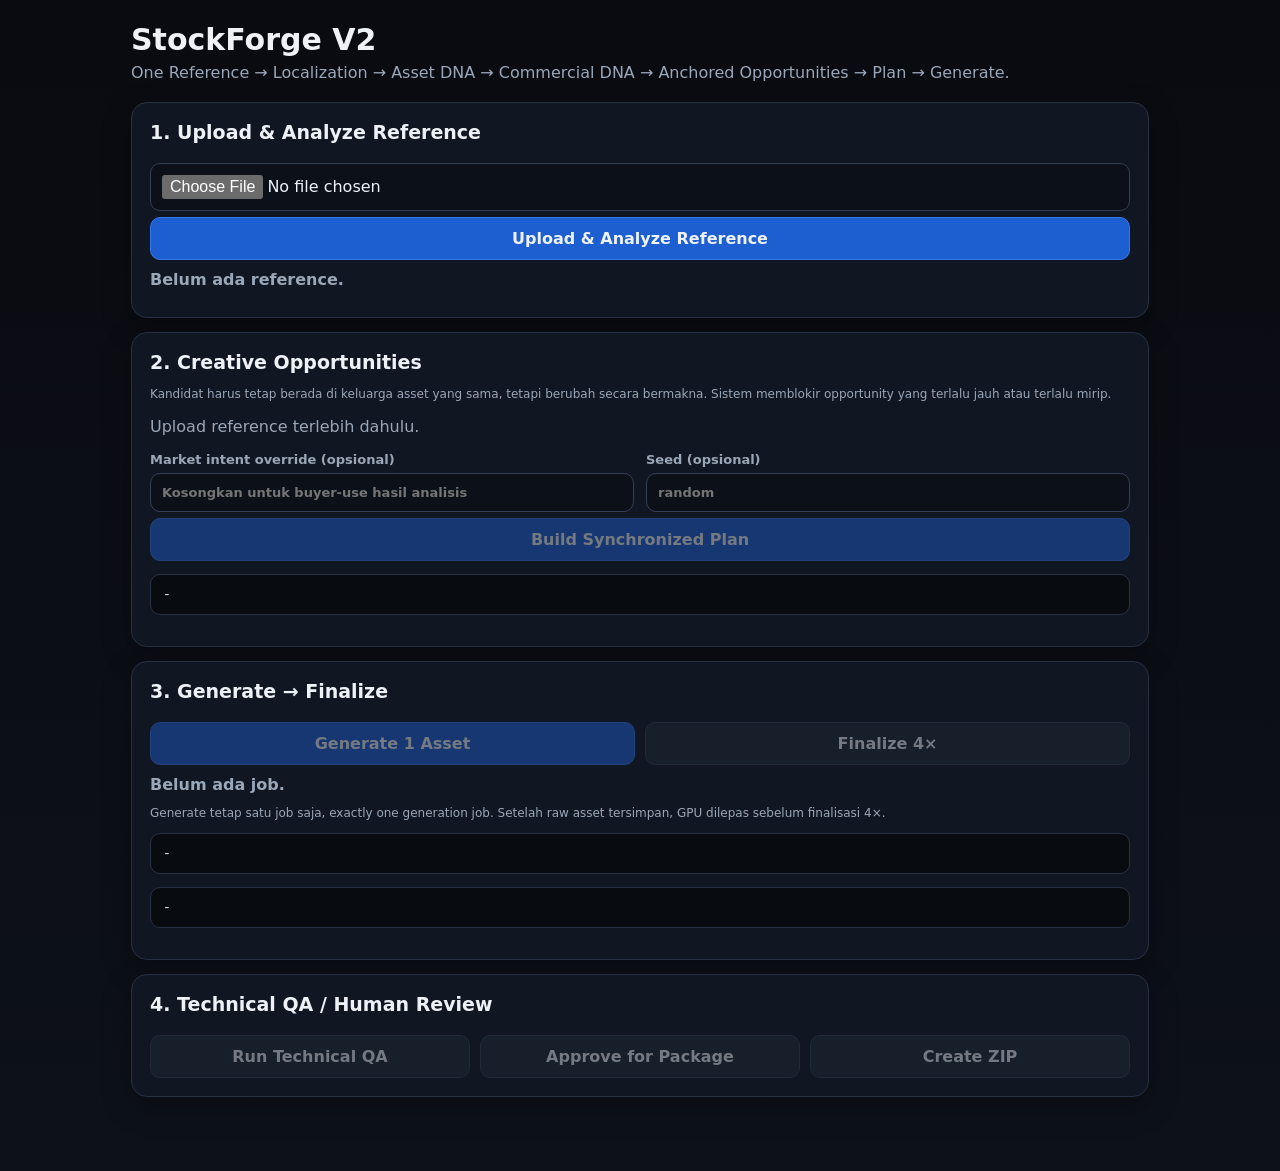
<file: frontend/index.html>
<!doctype html>
<!-- Tidak ada batch generation: one selected opportunity creates exactly one durable job. -->
<html lang="id"><head><meta charset="utf-8"><meta name="viewport" content="width=device-width,initial-scale=1,viewport-fit=cover"><meta name="theme-color" content="#090b10"><title>StockForge V2</title><style>:root{color-scheme:dark;--bg:#090b10;--card:#111722;--line:#263143;--text:#eef2f7;--muted:#9aa7b8;--accent:#6ea8fe;--ok:#55d187;--bad:#ff7272}*{box-sizing:border-box}body{margin:0;background:linear-gradient(180deg,#090b10,#0d1119);color:var(--text);font-family:system-ui,-apple-system,BlinkMacSystemFont,"Segoe UI",sans-serif}.wrap{max-width:1050px;margin:auto;padding:22px 16px 60px}h1{font-size:30px;margin:0 0 6px}h2{font-size:19px;margin:0 0 14px}.sub{color:var(--muted);margin:0 0 20px}.card{background:var(--card);border:1px solid var(--line);border-radius:16px;padding:18px;margin:14px 0;box-shadow:0 10px 30px #0004}.grid{display:grid;grid-template-columns:repeat(auto-fit,minmax(220px,1fr));gap:12px}label{display:block;color:var(--muted);font-size:13px;font-weight:650}input,button{width:100%;margin-top:6px;border-radius:10px;border:1px solid #344154;background:#0c1119;color:var(--text);padding:11px;font:inherit}button{background:#1d5fd1;border-color:#3676e5;font-weight:750;cursor:pointer}button.secondary{background:#202938;border-color:#344154}button:disabled{opacity:.45;cursor:not-allowed}.row{display:flex;gap:10px;flex-wrap:wrap}.row>*{flex:1 1 180px}.status{font-weight:750;margin:10px 0}.muted{color:var(--muted)}.bad{color:var(--bad)}pre{white-space:pre-wrap;word-break:break-word;background:#080b10;border:1px solid var(--line);padding:12px;border-radius:10px;max-height:380px;overflow:auto}.preview img{display:block;max-width:100%;max-height:520px;margin-top:12px;border-radius:12px;border:1px solid var(--line)}.small{font-size:12px;color:var(--muted)}.candidate{border:1px solid var(--line);border-radius:12px;padding:14px;margin-top:10px;background:#0c1119}.candidate.selected{outline:2px solid var(--accent)}.candidate h3{margin:0 0 8px;font-size:16px}.candidate p{margin:6px 0}.asset-frame{position:relative;display:inline-block;max-width:100%;margin-top:12px}.asset-frame img{display:block;max-width:100%;max-height:520px;border-radius:12px;border:1px solid var(--line)}.asset-box{position:absolute;border:3px solid var(--accent);box-shadow:0 0 0 9999px #0005;pointer-events:none}</style></head><body><main class="wrap"><h1>StockForge V2</h1><p class="sub">One Reference → Localization → Asset DNA → Commercial DNA → Anchored Opportunities → Plan → Generate.</p><section class="card"><h2>1. Upload &amp; Analyze Reference</h2><input id="file" type="file" accept="image/jpeg,image/png,image/webp,.jpg,.jpeg,.png,.webp"><div class="row"><button id="upload" onclick="uploadAndAnalyze()">Upload &amp; Analyze Reference</button></div><p id="referenceStatus" class="status muted">Belum ada reference.</p><div id="referencePreview"></div><div id="referenceReport"></div></section><section class="card"><h2>2. Creative Opportunities</h2><p class="small">Kandidat harus tetap berada di keluarga asset yang sama, tetapi berubah secara bermakna. Sistem memblokir opportunity yang terlalu jauh atau terlalu mirip.</p><div id="candidates"><p class="muted">Upload reference terlebih dahulu.</p></div><div class="grid" style="margin-top:12px"><label>Market intent override (opsional)<input id="market_intent" placeholder="Kosongkan untuk buyer-use hasil analisis"></label><label>Seed (opsional)<input id="seed" type="number" min="0" placeholder="random"></label></div><button id="plan" onclick="createPlan()" disabled>Build Synchronized Plan</button><pre id="planResult">-</pre></section><section class="card"><h2>3. Generate → Finalize</h2><div class="row"><button id="generate" onclick="queueGeneration()" disabled>Generate 1 Asset</button><button id="upscale" class="secondary" onclick="queueUpscale()" disabled>Finalize 4×</button></div><p id="jobStatus" class="status muted">Belum ada job.</p><p class="small">Generate tetap satu job saja, exactly one generation job. Setelah raw asset tersimpan, GPU dilepas sebelum finalisasi 4×.</p><pre id="workflowResult">-</pre><pre id="jobResult">-</pre><div id="assetPreview"></div></section><section class="card"><h2>4. Technical QA / Human Review</h2><div class="row"><button id="qa" class="secondary" onclick="runQA()" disabled>Run Technical QA</button><button id="approve" class="secondary" onclick="approveJob()" disabled>Approve for Package</button><button id="release" class="secondary" onclick="releaseJob()" disabled>Create ZIP</button></div></section></main><script>let referenceId=null,workflowId=null,jobId=null,selectedIndex=null,workflowTimer=null,jobTimer=null;const $=id=>document.getElementById(id);const show=(id,v)=>$(id).textContent=typeof v==='string'?v:JSON.stringify(v,null,2);async function api(url,options={}){const r=await fetch(url,options);let body;try{body=await r.json()}catch(_){body={detail:await r.text()}}if(!r.ok)throw Error(body.detail||('HTTP '+r.status));return body}function esc(v){return String(v??'').replace(/[&<>\\"']/g,c=>({'&':'&amp;','<':'&lt;','>':'&gt;','\\':'&#92;','"':'&quot;',"'":'&#39;'}[c]||c))}function preview(src,b){if(!b)return'<div class="preview"><img src="'+esc(src)+'" alt="reference"></div>';const x=(b.x*100).toFixed(2),y=(b.y*100).toFixed(2),w=(b.width*100).toFixed(2),h=(b.height*100).toFixed(2);return'<div class="asset-frame"><img src="'+esc(src)+'" alt="reference"><div class="asset-box" style="left:'+x+'%;top:'+y+'%;width:'+w+'%;height:'+h+'%"></div></div><p class="small">Primary asset bbox: x='+x+'%, y='+y+'%, w='+w+'%, h='+h+'%</p>'}function renderReport(p){const d=p.asset_dna||{},l=p.asset_localization||{},g=p.generation_reference||{},c=l.candidates||[];$('referenceReport').innerHTML='<div class="candidate"><h3>Reference &amp; Asset Location</h3><p><b>Type:</b> '+esc(l.reference_type||'UNKNOWN')+'</p><p><b>Primary asset:</b> '+esc(l.primary_asset?.label)+'</p><p><b>Confidence:</b> '+Math.round((l.primary_asset?.confidence||0)*100)+'%</p></div><div class="candidate"><h3>Asset DNA</h3><p><b>Type:</b> '+esc(d.asset_type)+'</p><p><b>Subject:</b> '+esc(d.primary_subject)+'</p><p><b>Count:</b> '+esc(d.subject_count)+'</p><p><b>Morphology:</b> '+esc(d.morphology)+'</p><p><b>Structure:</b> '+esc(d.structure)+'</p><p><b>Orientation:</b> '+esc(d.orientation)+'</p><p><b>Style:</b> '+esc(d.visual_style)+'</p><p><b>Colors:</b> '+esc((d.colors||[]).join(', '))+'</p><p><b>Distinctive:</b> '+esc((d.distinctive_features||[]).join(' · '))+'</p></div><div class="candidate"><h3>Generation Reference</h3><p><b>Commercial functions:</b> '+esc((g.commercial_functions||[]).join(', '))+'</p><p><b>Production:</b> PNG · transparent · alpha · no source UI/text/logo/watermark</p><p><b>Redesign dimensions:</b> '+esc((g.creative_reference?.redesign||[]).join(' · '))+'</p></div><div class="candidate"><h3>Asset Candidates</h3>'+c.map((x,i)=>'<p>'+(i+1)+'. '+esc(x.label)+' · '+Math.round((x.confidence||0)*100)+'%</p>').join('')+'</div>'}function renderCandidates(list){if(!Array.isArray(list)||!list.length){$('candidates').innerHTML='<p class="bad">Tidak ada opportunity yang lolos gate.</p>';return}$('candidates').innerHTML=list.map((o,i)=>'<div class="candidate '+(i===selectedIndex?'selected':'')+'"><h3>'+((i+1)+'. '+esc(o.title))+'</h3><p><b>Anchor:</b> '+esc(o.anchor_subject)+'</p><p><b>Subject:</b> '+esc(o.subject)+'</p><p><b>Composition:</b> '+esc(o.composition)+'</p><p><b>Viewpoint:</b> '+esc(o.viewpoint)+'</p><p><b>Context:</b> '+esc(o.context)+'</p><p><b>Use case:</b> '+esc(o.use_case)+'</p><p><b>Relevance:</b> '+Math.round((o.relevance_score||0)*100)+'% · <b>Commercial:</b> '+Math.round((o.commercial_score||0)*100)+'%</p><p><b>Mutation:</b> '+esc(Object.values(o.mutation_recipe||{}).join(' · '))+'</p><p><b>Why fit:</b> '+esc(o.why_fit)+'</p><button onclick="selectOpportunity('+i+')">'+(i===selectedIndex?'Selected':'Select this opportunity')+'</button></div>').join('')}function selectOpportunity(i){selectedIndex=i;renderCandidates(window.sfCandidates);$('plan').disabled=false}async function uploadAndAnalyze(){const f=$('file').files[0];if(!f){show('referenceStatus','Pilih gambar dulu.');return}$('upload').disabled=true;show('referenceStatus','Analyzing localization → asset DNA → commercial opportunities...');try{const fd=new FormData();fd.append('file',f);const r=await api('/api/reference-intelligence',{method:'POST',body:fd});referenceId=r.reference_id;workflowId=r.workflow_id;window.sfCandidates=r.profile?.asset_opportunities||[];selectedIndex=null;$('referencePreview').innerHTML=preview(r.file||URL.createObjectURL(f),r.profile?.asset_localization?.primary_asset?.bbox_normalized);renderReport(r.profile);renderCandidates(window.sfCandidates);$('plan').disabled=true;$('generate').disabled=true;$('upscale').disabled=true;$('qa').disabled=true;$('approve').disabled=true;$('release').disabled=true;show('referenceStatus','Analysis complete · '+window.sfCandidates.length+' anchored opportunities passed.');startWorkflowPolling()}catch(e){show('referenceStatus','Error: '+e.message)}finally{$('upload').disabled=false}}async function createPlan(){if(!referenceId||selectedIndex===null){show('planResult','Pilih opportunity terlebih dahulu.');return}$('plan').disabled=true;try{const body={opportunity_index:selectedIndex};const intent=$('market_intent').value.trim();if(intent)body.market_intent=intent;const seed=$('seed').value;if(seed)body.seed=Number(seed);const r=await api('/api/references/'+referenceId+'/plan',{method:'POST',headers:{'content-type':'application/json'},body:JSON.stringify(body)});show('planResult',r);$('generate').disabled=false}catch(e){show('planResult','Plan blocked: '+e.message)}finally{$('plan').disabled=false}}async function queueGeneration(){$('generate').disabled=true;try{const r=await api('/api/references/'+referenceId+'/generate',{method:'POST'});jobId=r.job_id;workflowId=r.workflow_id;show('jobStatus','Queued: '+jobId+' · exactly one generation job');startJobPolling();startWorkflowPolling()}catch(e){show('jobStatus','Generation error: '+e.message);$('generate').disabled=false}}async function queueUpscale(){if(!jobId)return;$('upscale').disabled=true;try{const r=await api('/api/jobs/'+jobId+'/upscale',{method:'POST'});workflowId=r.workflow_id;show('jobStatus','4× finalization queued: '+jobId);startJobPolling();startWorkflowPolling()}catch(e){show('jobStatus','Finalization error: '+e.message);$('upscale').disabled=false}}function startWorkflowPolling(){if(workflowTimer)clearInterval(workflowTimer);workflowTimer=setInterval(pollWorkflow,3000);pollWorkflow()}async function pollWorkflow(){if(!workflowId)return;try{const r=await api('/api/workflows/'+workflowId);show('workflowResult',r);if(['ready','blocked','failed','cancelled'].includes(r.status)){clearInterval(workflowTimer);workflowTimer=null}}catch(e){show('workflowResult','Monitor error: '+e.message)}}function startJobPolling(){if(jobTimer)clearInterval(jobTimer);jobTimer=setInterval(pollJob,3000);pollJob()}async function pollJob(){if(!jobId)return;try{const r=await api('/api/jobs/'+jobId);show('jobResult',r);const final=r.result?.final,raw=r.result?.raw_asset_url;if(final?.final_asset_url)$('assetPreview').innerHTML='<div class="preview"><img src="'+esc(final.final_asset_url)+'" alt="generated asset"><p class="small">Final master</p></div>';else if(raw)$('assetPreview').innerHTML='<div class="preview"><img src="'+esc(raw)+'" alt="raw generated asset"><p class="small">Raw intermediate · 1024×1024 · finalisasi 4× belum dijalankan</p></div>';if(r.status==='ready_upscale'){$('upscale').disabled=false;show('jobStatus','Generation complete · raw asset ready.')}else if(r.status==='succeeded'){$('upscale').disabled=true;clearInterval(jobTimer);jobTimer=null;$('qa').disabled=false;show('jobStatus','Final master complete · REVIEW_REQUIRED')}else if(['failed','cancelled','blocked'].includes(r.status)){clearInterval(jobTimer);jobTimer=null;show('jobStatus','Job '+r.status);if(r.status!=='blocked')$('generate').disabled=false}}catch(e){show('jobResult','Polling error: '+e.message)}}async function runQA(){if(!jobId)return;try{const r=await api('/api/jobs/'+jobId+'/qa',{method:'POST'});show('jobResult',r);if(r.technical_qa?.status&&r.technical_qa.status!=='FAIL')$('approve').disabled=false}catch(e){show('jobResult','QA error: '+e.message)}}async function approveJob(){try{const r=await api('/api/jobs/'+jobId+'/approve',{method:'POST'});show('jobResult',r);$('release').disabled=false}catch(e){show('jobStatus','Approval blocked: '+e.message)}}async function releaseJob(){try{const r=await api('/api/jobs/'+jobId+'/release',{method:'POST'});show('jobResult',r);if(r.download_url)$('release').outerHTML='<a href="'+esc(r.download_url)+'" target="_blank" style="display:block;text-align:center;padding:11px;border-radius:10px;background:#1d5fd1;color:white;text-decoration:none;font-weight:750">Download ZIP</a>'}catch(e){show('jobStatus','Package error: '+e.message)}}
</script></body></html>
</file>
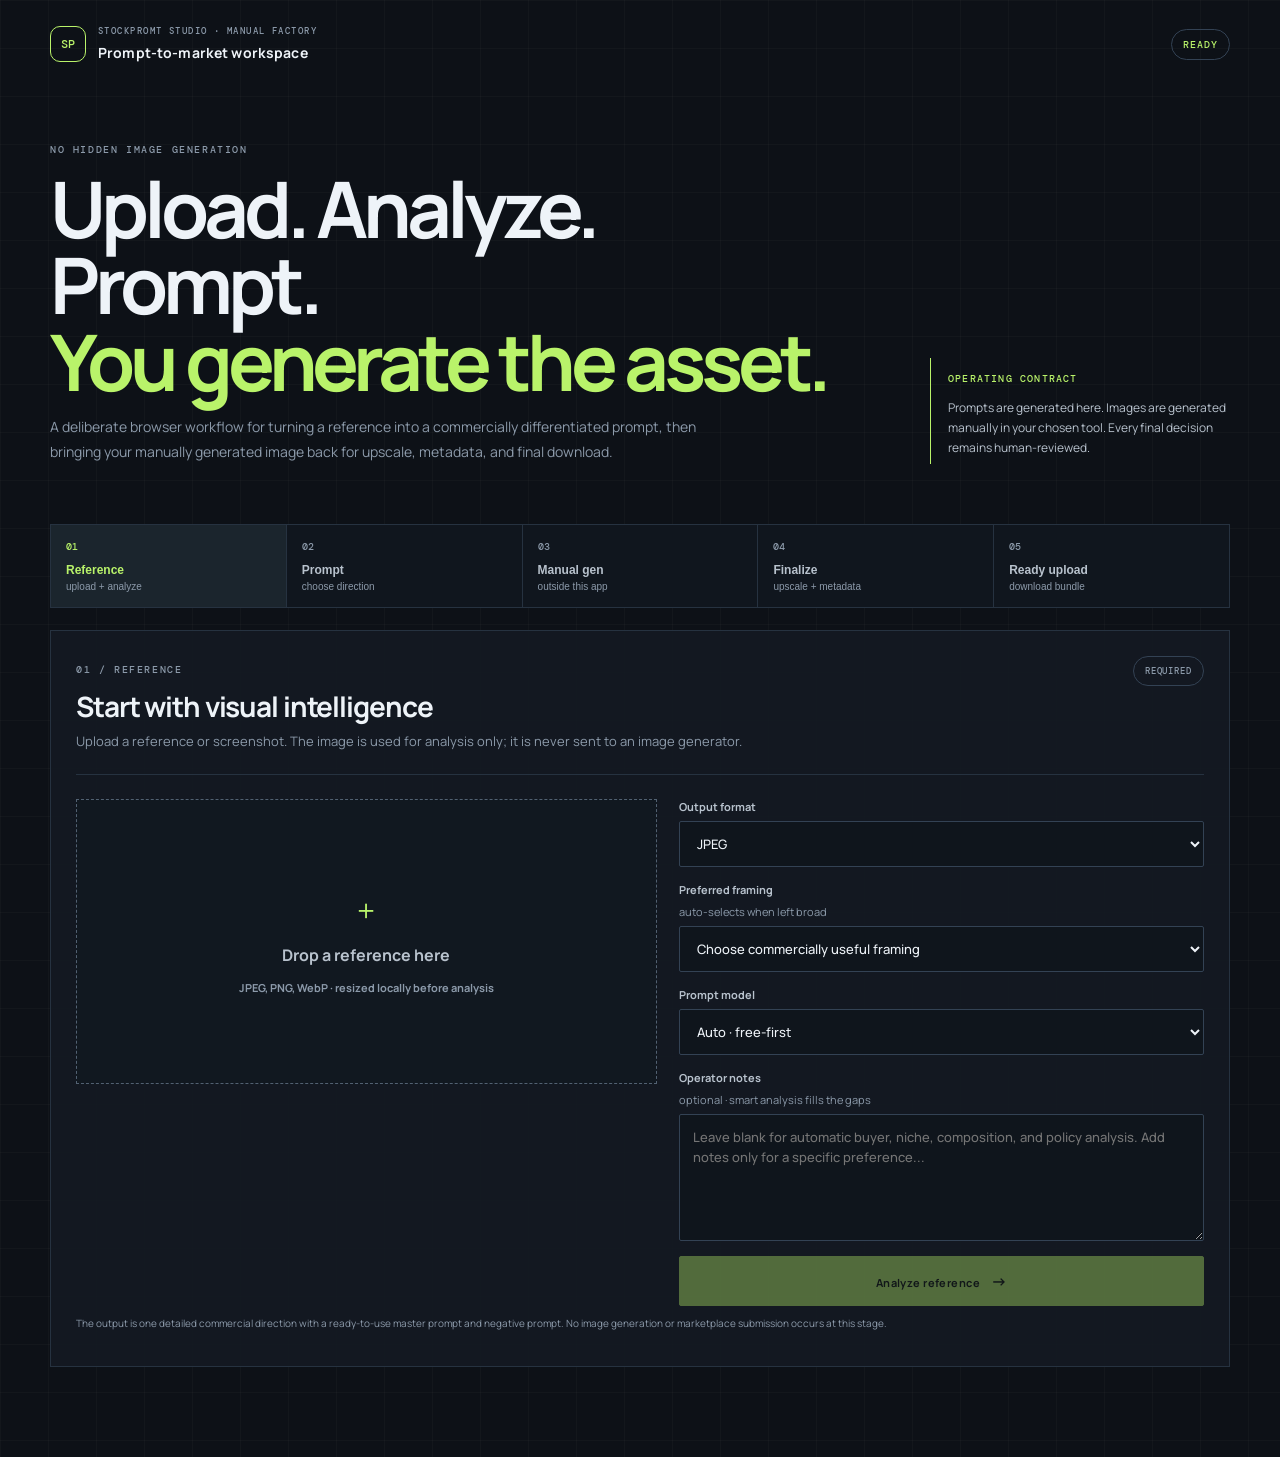
<file: prompt-studio/index.html>
<!doctype html>
<html lang="id">
<head>
  <meta charset="utf-8">
  <meta name="viewport" content="width=device-width,initial-scale=1">
  <meta name="description" content="StockPromt Studio: reference analysis, commercial prompts, manual generation, upscale, metadata, and final download.">
  <title>StockPromt Studio · Manual Asset Factory</title>
  <link rel="stylesheet" href="./styles.css">
</head>
<body>
  <main class="shell">
    <header class="topbar">
      <div class="brand"><span class="brand-mark">SP</span><div><p class="eyebrow">STOCKPROMT STUDIO · MANUAL FACTORY</p><strong>Prompt-to-market workspace</strong></div></div>
      <div id="status" class="status">READY</div>
    </header>

    <section class="intro">
      <div>
        <p class="kicker">NO HIDDEN IMAGE GENERATION</p>
        <h1>Upload. Analyze. Prompt.<br><em>You generate the asset.</em></h1>
        <p class="sub">A deliberate browser workflow for turning a reference into a commercially differentiated prompt, then bringing your manually generated image back for upscale, metadata, and final download.</p>
      </div>
      <div class="contract"><span>OPERATING CONTRACT</span><p>Prompts are generated here. Images are generated manually in your chosen tool. Every final decision remains human-reviewed.</p></div>
    </section>

    <nav class="stepper" aria-label="Workflow stages">
      <button class="step active" data-step="reference"><span>01</span><b>Reference</b><small>upload + analyze</small></button>
      <button class="step" data-step="prompt"><span>02</span><b>Prompt</b><small>choose direction</small></button>
      <button class="step" data-step="manual"><span>03</span><b>Manual gen</b><small>outside this app</small></button>
      <button class="step" data-step="finalize"><span>04</span><b>Finalize</b><small>upscale + metadata</small></button>
      <button class="step" data-step="ready"><span>05</span><b>Ready upload</b><small>download bundle</small></button>
    </nav>

    <section id="referenceStage" class="stage active-stage">
      <div class="stage-head"><div><span class="stage-num">01 / REFERENCE</span><h2>Start with visual intelligence</h2><p>Upload a reference or screenshot. The image is used for analysis only; it is never sent to an image generator.</p></div><span class="stage-state">REQUIRED</span></div>
      <div class="grid-two">
        <div>
          <label id="drop" class="drop"><input id="image" type="file" accept="image/jpeg,image/png,image/webp"><span class="drop-icon">＋</span><span class="drop-title">Drop a reference here</span><span class="drop-help">JPEG, PNG, WebP · resized locally before analysis</span></label>
          <img id="preview" class="preview" alt="Reference preview" hidden>
        </div>
        <div class="form-stack">
          <label>Output format<select id="outputFormat"><option value="JPEG">JPEG</option><option value="PNG">PNG</option></select></label>
          <label>Preferred framing <span class="field-help">auto-selects when left broad</span><select id="aspect"><option>Choose commercially useful framing</option><option>Square 1:1</option><option>Landscape 4:3</option><option>Landscape 3:2</option><option>Wide 16:9</option><option>Portrait 2:3</option></select></label>
          <label>Prompt model<select id="promptProvider"><option value="auto">Auto · free-first</option><option value="workers-ai">Workers AI · free-first</option><option value="gemini">Gemini · optional key</option></select></label>
          <label>Operator notes <span class="field-help">optional · smart analysis fills the gaps</span><textarea id="notes" rows="5" maxlength="2000" placeholder="Leave blank for automatic buyer, niche, composition, and policy analysis. Add notes only for a specific preference..."></textarea></label>
          <button id="run" class="primary" disabled>Analyze reference <span>→</span></button>
        </div>
      </div>
      <p class="fine">The output is one detailed commercial direction with a ready-to-use master prompt and negative prompt. No image generation or marketplace submission occurs at this stage.</p>
    </section>

    <section id="promptStage" class="stage" hidden>
      <div class="stage-head"><div><span class="stage-num">02 / PROMPT</span><h2>Your production-ready prompt</h2><p>One carefully selected direction with a detailed master prompt and a comprehensive negative prompt.</p></div><span id="modelBadge" class="stage-state">FINAL PROMPT</span></div>
      <div id="summary" class="summary-grid"><div><span class="label">REFERENCE INTELLIGENCE</span><p id="referenceSummary">—</p></div><div><span class="label">COMMERCIAL INTENT</span><p id="commercialIntent">—</p></div><div class="wide"><span class="label">POLICY NOTES</span><ul id="policyNotes"></ul></div></div>
      <div id="cards" class="cards"></div>
      <div class="selection-bar"><span id="selectionText">Choose a direction to unlock manual generation.</span><button id="continueManual" class="primary small" disabled>Use selected prompt <span>→</span></button></div>
    </section>

    <section id="manualStage" class="stage" hidden>
      <div class="stage-head"><div><span class="stage-num">03 / MANUAL GENERATION</span><h2>Generate outside StockPromt</h2><p>Copy the selected prompt into your preferred image tool. When the image is ready, upload it here for finalization.</p></div><span class="stage-state manual-state">HUMAN ACTION</span></div>
      <div class="manual-grid">
        <div class="manual-callout"><span class="manual-icon">↗</span><h3>Generation is intentionally manual</h3><p>Use the prompt, negative prompt, aspect ratio, and any seed or model controls in your external generator. StockPromt does not submit or hide a generation request.</p><div class="manual-check"><span>✓</span>Prompt copied or ready to copy</div><div class="manual-check"><span>✓</span>Visual result reviewed by you</div></div>
        <div class="selected-prompt"><div class="box-head"><span>SELECTED MASTER PROMPT</span><button id="copyMaster" class="ghost">COPY</button></div><pre id="selectedMaster">—</pre><div class="box-head secondary-head"><span>NEGATIVE / FAILURE AVOIDANCE</span><button id="copyNegative" class="ghost">COPY</button></div><pre id="selectedNegative">—</pre><div id="selectedMeta" class="meta"></div></div>
      </div>
      <div class="return-panel"><div><span class="stage-num">RETURN WITH YOUR IMAGE</span><h3>Upload the manually generated result</h3><p>JPEG or PNG · maximum 20 MB. This image becomes the source for the optional AI upscale stage.</p></div><label id="generatedDrop" class="upload-button"><input id="generatedImage" type="file" accept="image/jpeg,image/png"><span>＋ Upload generated image</span></label></div>
      <div id="generatedPreviewWrap" class="generated-preview" hidden><img id="generatedPreview" alt="Generated image preview"><div><span class="label">UPLOADED SOURCE</span><p id="generatedInfo"></p><button id="continueFinalize" class="primary small">Continue to finalization <span>→</span></button></div></div>
    </section>

    <section id="finalizeStage" class="stage" hidden>
      <div class="stage-head"><div><span class="stage-num">04 / FINALIZE</span><h2>Upscale, inspect, and prepare metadata</h2><p>Run the configured super-resolution provider, then review the generated metadata before downloading the final asset.</p></div><span id="finalState" class="stage-state">WAITING</span></div>
      <div class="final-grid">
        <div class="final-source"><img id="finalPreview" alt="Final source preview"><div class="source-caption"><span class="label">SOURCE IMAGE</span><p id="finalSourceInfo">—</p></div></div>
        <div class="upscale-panel"><span class="label">AI SUPER-RESOLUTION</span><h3>Make a final master</h3><p>Provider and model identity will be shown. A plain resize must never be labeled as AI upscale.</p><button id="runUpscale" class="primary">Run AI upscale <span>→</span></button><p id="upscaleMessage" class="fine">Ready when you are.</p><div id="upscaleResult" class="upscale-result" hidden><div><span class="label">PROVIDER</span><strong id="provider">—</strong></div><div><span class="label">MODEL</span><strong id="model">—</strong></div><div><span class="label">OPERATION</span><strong id="operation">AI SUPER-RESOLUTION</strong></div><div><span class="label">DIMENSIONS</span><strong id="dimensions">—</strong></div></div></div>
      </div>
      <div class="metadata-panel"><div class="stage-head compact"><div><span class="stage-num">METADATA</span><h3>Adobe-ready information</h3></div><span class="stage-state">EDITABLE</span></div><div class="metadata-form"><label>Title<input id="metaTitle" maxlength="200"></label><label>Category<select id="metaCategory"><option>Objects</option><option>Technology</option><option>Nature</option><option>People</option><option>Lifestyle</option><option>Backgrounds</option><option>Food</option></select></label><label class="wide-field">Description<textarea id="metaDescription" rows="3" maxlength="500"></textarea></label><label class="wide-field">Keywords <span class="field-help">comma separated, review before submission</span><textarea id="metaKeywords" rows="3" maxlength="1000"></textarea></label></div></div>
      <button id="markReady" class="primary ready-button" disabled>Mark ready for upload <span>→</span></button>
    </section>

    <section id="readyStage" class="stage" hidden>
      <div class="ready-hero"><div class="ready-check">✓</div><span class="stage-num">05 / READY UPLOAD</span><h2>Human review checkpoint reached</h2><p>Your final asset, metadata, and provenance are ready for download. Review the image and marketplace policy one last time before submission.</p></div>
      <div class="download-grid"><div class="download-card"><span class="label">FINAL ASSET</span><h3 id="readyAssetName">Final master</h3><p id="readyAssetInfo">—</p><a id="downloadAsset" class="primary download-link" download>Download final asset <span>↓</span></a></div><div class="download-card"><span class="label">METADATA PACKAGE</span><h3>Adobe metadata JSON</h3><p>Title, description, keywords, category, and provenance.</p><button id="downloadMetadata" class="secondary">Download metadata <span>↓</span></button></div></div>
      <div class="review-list"><span class="label">FINAL REVIEW CHECKLIST</span><div class="review-row"><span>Technical image file and dimensions inspected</span><b>REVIEW</b></div><div class="review-row"><span>No logos, watermarks, UI, or unintended text</span><b>REVIEW</b></div><div class="review-row"><span>Similarity and IP concerns considered</span><b>REVIEW</b></div><div class="review-row"><span>Metadata is accurate and human-approved</span><b>REVIEW</b></div></div>
      <button id="startOver" class="text-button">Start another asset</button>
    </section>
  </main>
  <script type="module" src="./app.js"></script>
</body>
</html>
</file>
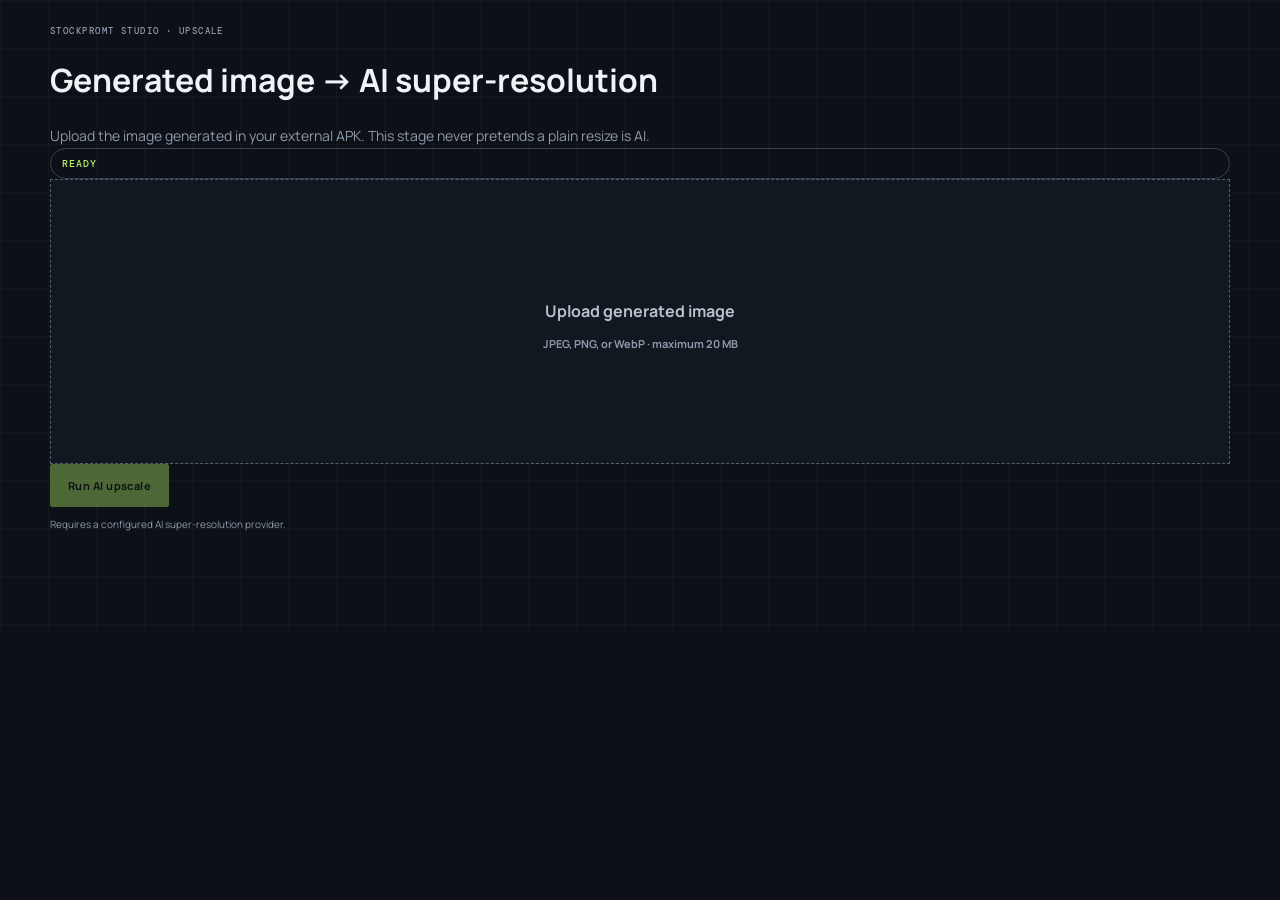
<file: prompt-studio/upscale.html>
<!doctype html><html lang="en"><head><meta charset="utf-8"><meta name="viewport" content="width=device-width,initial-scale=1"><meta name="description" content="StockPromt Studio AI super-resolution stage"><title>StockPromt Studio · Upscale</title><link rel="stylesheet" href="./styles.css"></head><body><main class="shell"><header class="hero"><div><p class="eyebrow">STOCKPROMT STUDIO · UPSCALE</p><h1>Generated image → AI super-resolution</h1><p class="sub">Upload the image generated in your external APK. This stage never pretends a plain resize is AI.</p></div><div id="status" class="status">READY</div></header><section class="panel"><label id="drop" class="drop"><input id="image" type="file" accept="image/jpeg,image/png,image/webp"><span class="drop-title">Upload generated image</span><span class="drop-help">JPEG, PNG, or WebP · maximum 20 MB</span></label><img id="preview" class="preview" alt="Generated image preview" hidden><button id="run" class="primary" disabled>Run AI upscale</button><p id="message" class="fine">Requires a configured AI super-resolution provider.</p></section><section id="result" class="panel" hidden><div class="summary"><div><span class="label">PROVIDER</span><p id="provider"></p></div><div><span class="label">MODEL</span><p id="model"></p></div><div><span class="label">SOURCE</span><p id="source"></p></div><div><span class="label">FINAL</span><p id="final"></p></div></div><a id="output" class="primary" target="_blank" rel="noopener">Open upscaled image</a></section></main><script type="module" src="./upscale.js"></script></body></html>
</file>
<file: prompt-studio/styles.css>
@import url('https://fonts.googleapis.com/css2?family=DM+Mono:wght@400;500&family=Manrope:wght@400;500;600;700;800&display=swap');
:root{--bg:#0d1117;--panel:#141a22;--panel2:#10161e;--line:#263240;--line2:#334254;--text:#eef3f8;--muted:#8c9aaa;--soft:#b8c2cd;--accent:#b9f36a;--accent2:#75d6c3;--warn:#ffd27b;--danger:#ff8585}*{box-sizing:border-box}html,body{margin:0;min-height:100%;background:var(--bg);color:var(--text);font-family:Manrope,ui-sans-serif,system-ui,sans-serif}body{background-image:linear-gradient(rgba(255,255,255,.025) 1px,transparent 1px),linear-gradient(90deg,rgba(255,255,255,.025) 1px,transparent 1px);background-size:48px 48px}.shell{width:min(1180px,calc(100% - 32px));margin:auto;padding:25px 0 90px}.topbar{display:flex;justify-content:space-between;align-items:center;margin-bottom:70px}.brand{display:flex;align-items:center;gap:12px}.brand-mark{display:grid;place-items:center;width:36px;height:36px;border:1px solid var(--accent);color:var(--accent);border-radius:10px;font:500 12px 'DM Mono',monospace}.brand strong{font-size:14px;letter-spacing:.01em}.eyebrow,.kicker,.stage-num,.label{font:500 10px 'DM Mono',monospace;letter-spacing:.16em;color:var(--muted)}.eyebrow{margin:0 0 4px;font-size:9px}.status,.stage-state{border:1px solid var(--line2);border-radius:999px;padding:8px 11px;color:var(--accent);font:500 10px 'DM Mono',monospace;letter-spacing:.1em;white-space:nowrap}.status.busy{color:var(--warn);border-color:#665531}.intro{display:grid;grid-template-columns:minmax(0,1fr) 300px;gap:50px;align-items:end;margin-bottom:60px}.intro h1{margin:14px 0 16px;max-width:800px;font-size:clamp(42px,7vw,78px);line-height:.98;letter-spacing:-.065em}.intro h1 em{color:var(--accent);font-style:normal}.sub{max-width:690px;margin:0;color:var(--muted);line-height:1.75;font-size:14px}.contract{border-left:1px solid var(--accent);padding:7px 0 7px 17px}.contract span{font:500 10px 'DM Mono',monospace;color:var(--accent);letter-spacing:.12em}.contract p{color:var(--soft);font-size:12px;line-height:1.65;margin:11px 0 0}.stepper{display:grid;grid-template-columns:repeat(5,1fr);gap:1px;border:1px solid var(--line);background:var(--line);margin-bottom:22px}.step{border:0;background:var(--panel2);color:var(--muted);padding:15px;text-align:left;cursor:pointer;min-height:77px}.step span{display:block;font:500 10px 'DM Mono',monospace;margin-bottom:10px}.step b{display:block;color:var(--soft);font-size:12px}.step small{display:block;margin-top:4px;font-size:10px}.step.active{background:#1b252d}.step.active span,.step.active b{color:var(--accent)}.stage{border:1px solid var(--line);background:rgba(20,26,34,.92);padding:25px;min-height:400px}.stage[hidden]{display:none}.stage-head{display:flex;justify-content:space-between;gap:20px;align-items:flex-start;border-bottom:1px solid var(--line);padding-bottom:22px;margin-bottom:24px}.stage-head h2{font-size:28px;letter-spacing:-.04em;margin:9px 0 6px}.stage-head p{color:var(--muted);font-size:13px;margin:0;line-height:1.6;max-width:720px}.stage-state{color:var(--muted);font-size:9px}.manual-state{color:var(--warn);border-color:#665531}.grid-two{display:grid;grid-template-columns:1.05fr .95fr;gap:22px}.drop{min-height:285px;border:1px dashed #526172;background:#111820;display:flex;flex-direction:column;align-items:center;justify-content:center;text-align:center;padding:25px;cursor:pointer;transition:.2s}.drop:hover,.drop.dragging{border-color:var(--accent);background:#172019}.drop input,.upload-button input{display:none}.drop-icon{font-size:28px;color:var(--accent);font-weight:300}.drop-title{font-weight:700;font-size:16px;margin-top:8px}.drop-help{color:var(--muted);font-size:11px;margin-top:7px}.preview{width:100%;height:285px;object-fit:contain;background:#0a0f14;border:1px solid var(--line);padding:8px}.form-stack{display:flex;flex-direction:column;gap:15px}label{display:flex;flex-direction:column;gap:7px;color:var(--soft);font-size:11px;font-weight:700}select,input,textarea{width:100%;border:1px solid var(--line2);background:#0f151c;color:var(--text);font:500 13px Manrope,sans-serif;padding:12px 13px;border-radius:2px;outline:none}select:focus,input:focus,textarea:focus{border-color:var(--accent)}textarea{resize:vertical;line-height:1.55}.primary,.secondary,.ghost,.text-button{font:700 11px Manrope,sans-serif;letter-spacing:.04em;cursor:pointer}.primary{border:1px solid var(--accent);background:var(--accent);color:#10160d;padding:13px 17px;border-radius:2px}.primary:hover{background:#d2ffa0}.primary:disabled{opacity:.38;cursor:not-allowed}.primary span,.secondary span{font-size:16px;margin-left:8px}.small{padding:10px 13px}.fine{font-size:10px;color:var(--muted);line-height:1.55}.summary-grid{display:grid;grid-template-columns:1fr 1fr;gap:14px;margin-bottom:22px}.summary-grid>div,.metadata-panel,.download-card,.review-list{background:#10161e;border:1px solid var(--line);padding:16px}.summary-grid .wide{grid-column:1/-1}.summary-grid p,.summary-grid ul{color:var(--soft);font-size:12px;line-height:1.6;margin:9px 0 0}.summary-grid ul{padding-left:17px}.cards{display:grid;grid-template-columns:repeat(2,1fr);gap:13px}.prompt-card{border:1px solid var(--line2);background:#111820;padding:16px;cursor:pointer;transition:.2s}.prompt-card:hover,.prompt-card.selected{border-color:var(--accent)}.prompt-card.selected{box-shadow:inset 3px 0 0 var(--accent);background:#152019}.card-head{display:flex;justify-content:space-between;gap:10px}.card-head h3{font-size:17px;letter-spacing:-.03em;margin:5px 0 0}.num{font:500 10px 'DM Mono',monospace;color:var(--accent)}.badge,.meta span{font:500 9px 'DM Mono',monospace;color:var(--muted);border:1px solid var(--line2);padding:5px 7px;height:max-content}.use,.change{color:var(--muted);font-size:11px;line-height:1.55}.use strong,.change strong{color:var(--soft)}.prompt-box,.selected-prompt{border:1px solid var(--line);background:#0c1218;margin-top:12px}.prompt-box.muted{background:#10151b}.box-head{display:flex;justify-content:space-between;align-items:center;border-bottom:1px solid var(--line);padding:8px 10px;color:var(--muted);font:500 9px 'DM Mono',monospace;letter-spacing:.1em}.secondary-head{margin-top:12px}.ghost{border:0;background:none;color:var(--accent);padding:0}.prompt-box pre,.selected-prompt pre{white-space:pre-wrap;word-break:break-word;color:#d5dde6;font:400 11px/1.65 'DM Mono',monospace;padding:11px;margin:0}.meta{display:flex;flex-wrap:wrap;gap:6px;margin-top:11px}.meta span{border:0;background:#1d2930}.select-card{width:100%;border:1px solid var(--line2);background:transparent;color:var(--soft);padding:10px;margin-top:14px;text-align:left;cursor:pointer}.selected .select-card{border-color:var(--accent);color:var(--accent)}.selection-bar{display:flex;justify-content:space-between;align-items:center;gap:15px;border-top:1px solid var(--line);margin-top:20px;padding-top:17px;color:var(--muted);font-size:12px}.manual-grid{display:grid;grid-template-columns:.72fr 1.28fr;gap:15px}.manual-callout{background:#1a2118;border:1px solid #44563b;padding:22px}.manual-icon{color:var(--accent);font-size:26px}.manual-callout h3{font-size:19px;letter-spacing:-.03em;margin:15px 0 9px}.manual-callout p{color:var(--soft);font-size:12px;line-height:1.65}.manual-check{padding:9px 0;border-top:1px solid #34412e;color:var(--soft);font-size:11px}.manual-check span{color:var(--accent);margin-right:8px}.return-panel{display:flex;justify-content:space-between;align-items:center;gap:20px;margin-top:20px;padding:18px;border:1px solid var(--line);background:#10161e}.return-panel h3{margin:8px 0 4px;font-size:16px}.return-panel p{margin:0;color:var(--muted);font-size:11px}.upload-button{background:var(--accent);color:#10160d;padding:12px 14px;cursor:pointer;white-space:nowrap}.generated-preview{display:grid;grid-template-columns:220px 1fr;gap:18px;margin-top:18px;padding:14px;border:1px solid var(--line2);background:#10161e;align-items:center}.generated-preview img{width:220px;height:155px;object-fit:contain;background:#080d12}.generated-preview p{color:var(--soft);font-size:12px}.final-grid{display:grid;grid-template-columns:1fr 1fr;gap:15px}.final-source,.upscale-panel{border:1px solid var(--line);background:#10161e;padding:15px}.final-source img{width:100%;height:300px;object-fit:contain;background:#080d12}.source-caption{border-top:1px solid var(--line);margin-top:13px;padding-top:12px}.source-caption p{font-size:12px;color:var(--soft)}.upscale-panel h3{font-size:22px;margin:10px 0 7px}.upscale-panel>p{color:var(--muted);font-size:12px;line-height:1.6}.upscale-panel .primary{margin-top:12px}.upscale-result{display:grid;grid-template-columns:1fr 1fr;gap:10px;margin-top:18px}.upscale-result div{border-top:1px solid var(--line);padding-top:9px}.upscale-result strong{display:block;color:var(--soft);font-size:11px;margin-top:6px;word-break:break-word}.metadata-panel{margin-top:15px}.stage-head.compact{margin-bottom:17px;padding-bottom:15px}.stage-head.compact h3{margin:8px 0 0;font-size:18px}.metadata-form{display:grid;grid-template-columns:1fr 180px;gap:13px}.wide-field{grid-column:1/-1}.field-help{color:var(--muted);font-weight:400}.ready-button{margin-top:15px;width:100%}.ready-hero{text-align:center;padding:34px 20px 42px;border-bottom:1px solid var(--line);margin-bottom:20px}.ready-check{display:grid;place-items:center;width:55px;height:55px;border-radius:50%;background:var(--accent);color:#11190e;font-size:27px;margin:0 auto 17px}.ready-hero h2{font-size:32px;letter-spacing:-.05em;margin:10px 0}.ready-hero p{max-width:620px;margin:auto;color:var(--muted);font-size:13px;line-height:1.7}.download-grid{display:grid;grid-template-columns:1fr 1fr;gap:15px}.download-card h3{font-size:17px;margin:10px 0 5px}.download-card p{font-size:11px;color:var(--muted);min-height:35px}.download-link{display:block;text-align:center;text-decoration:none}.secondary{border:1px solid var(--accent);background:transparent;color:var(--accent);padding:12px 14px}.review-list{margin-top:15px}.review-row{display:flex;justify-content:space-between;gap:15px;border-top:1px solid var(--line);padding:12px 0;color:var(--soft);font-size:11px}.review-row:first-of-type{margin-top:11px}.review-row b{color:var(--warn);font:500 9px 'DM Mono',monospace}.text-button{border:0;background:none;color:var(--muted);display:block;margin:24px auto 0;text-decoration:underline}
@media(max-width:800px){.shell{width:calc(100% - 20px);padding-top:15px}.topbar{margin-bottom:45px}.intro{grid-template-columns:1fr;gap:25px;margin-bottom:35px}.intro h1{font-size:48px}.stepper{grid-template-columns:repeat(5, minmax(95px,1fr));overflow:auto}.step{padding:11px;min-width:95px}.grid-two,.manual-grid,.final-grid{grid-template-columns:1fr}.cards{grid-template-columns:1fr}.summary-grid,.metadata-form,.download-grid{grid-template-columns:1fr}.summary-grid .wide,.wide-field{grid-column:auto}.stage{padding:16px}.stage-head{flex-direction:column}.selection-bar,.return-panel{align-items:stretch;flex-direction:column}.generated-preview{grid-template-columns:1fr}.generated-preview img{width:100%;height:220px}.upload-button{text-align:center}}
</file>
